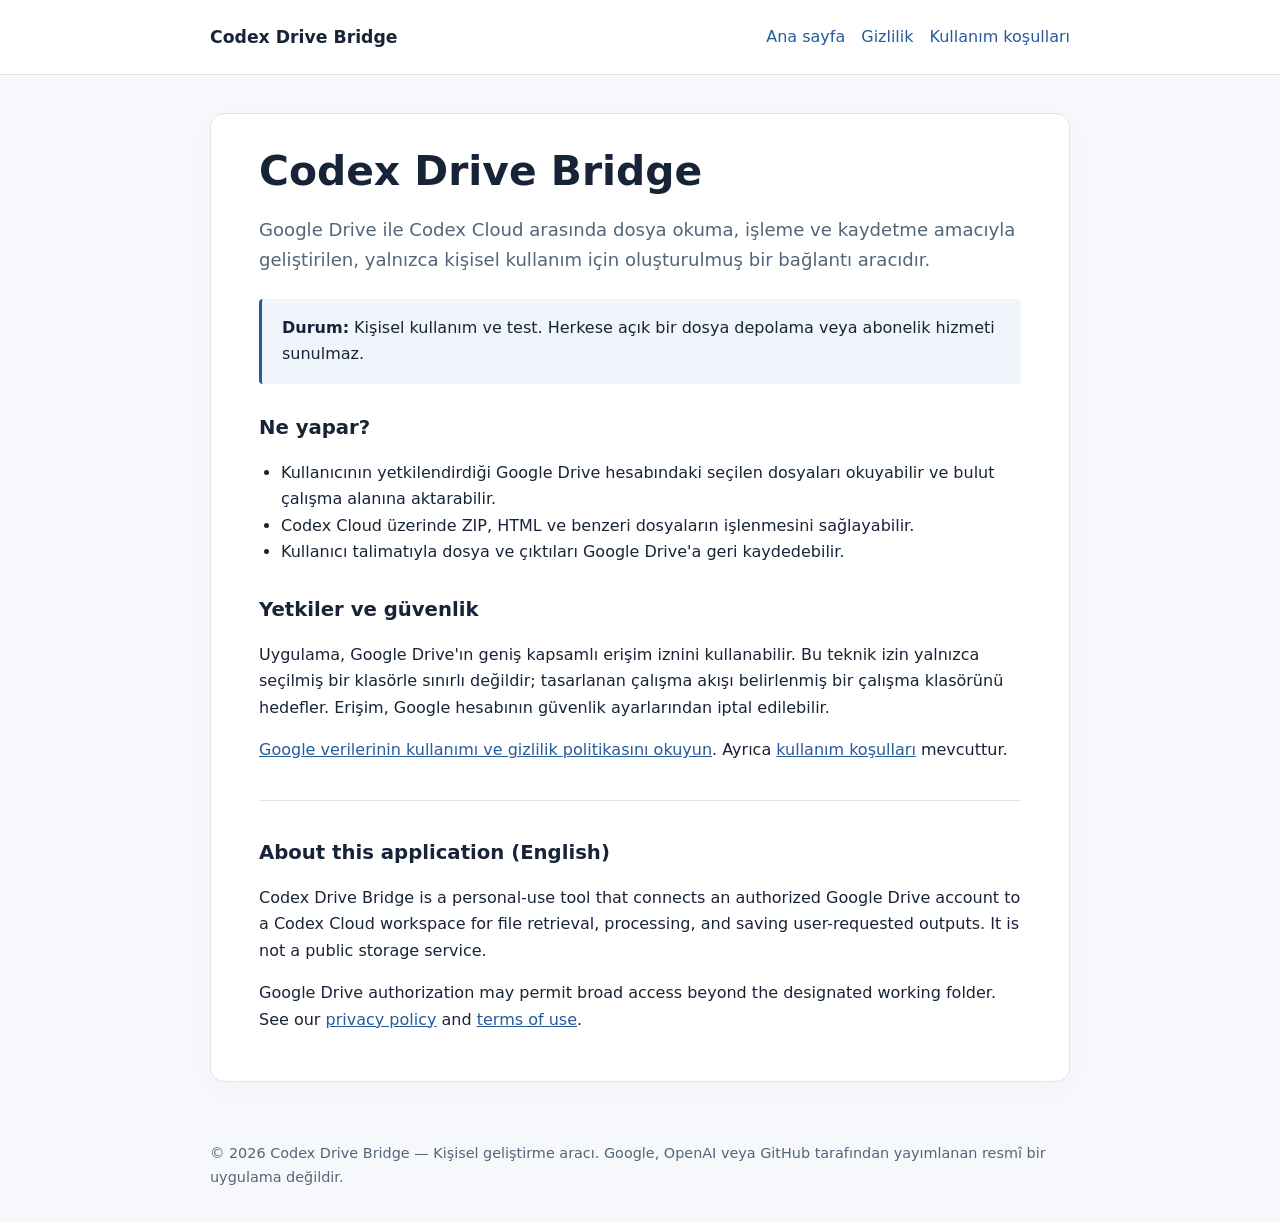
<file: index.html>
<!doctype html>
<html lang="tr">
<head>
<meta charset="utf-8">
<meta name="viewport" content="width=device-width,initial-scale=1">
<meta name="robots" content="index,follow">
<title>Ana sayfa — Codex Drive Bridge</title>
<meta name="description" content="Codex Drive Bridge: bireysel Google Drive ve Codex Cloud dosya aktarım aracı.">
<link rel="stylesheet" href="/styles.css">
</head>
<body>
<header><div class="container"><a class="brand" href="/">Codex Drive Bridge</a><nav aria-label="Site menüsü"><a href="/">Ana sayfa</a><a href="/privacy.html">Gizlilik</a><a href="/terms.html">Kullanım koşulları</a></nav></div></header>
<main class="container"><article>
<h1>Codex Drive Bridge</h1>
<p class="lead">Google Drive ile Codex Cloud arasında dosya okuma, işleme ve kaydetme amacıyla geliştirilen, yalnızca kişisel kullanım için oluşturulmuş bir bağlantı aracıdır.</p>
<div class="notice"><strong>Durum:</strong> Kişisel kullanım ve test. Herkese açık bir dosya depolama veya abonelik hizmeti sunulmaz.</div>
<h2>Ne yapar?</h2>
<ul>
<li>Kullanıcının yetkilendirdiği Google Drive hesabındaki seçilen dosyaları okuyabilir ve bulut çalışma alanına aktarabilir.</li>
<li>Codex Cloud üzerinde ZIP, HTML ve benzeri dosyaların işlenmesini sağlayabilir.</li>
<li>Kullanıcı talimatıyla dosya ve çıktıları Google Drive'a geri kaydedebilir.</li>
</ul>
<h2>Yetkiler ve güvenlik</h2>
<p>Uygulama, Google Drive'ın geniş kapsamlı erişim iznini kullanabilir. Bu teknik izin yalnızca seçilmiş bir klasörle sınırlı değildir; tasarlanan çalışma akışı belirlenmiş bir çalışma klasörünü hedefler. Erişim, Google hesabının güvenlik ayarlarından iptal edilebilir.</p>
<p><a href="/privacy.html">Google verilerinin kullanımı ve gizlilik politikasını okuyun</a>. Ayrıca <a href="/terms.html">kullanım koşulları</a> mevcuttur.</p>
<div class="lang-sep"></div>
<h2 lang="en">About this application (English)</h2>
<p lang="en">Codex Drive Bridge is a personal-use tool that connects an authorized Google Drive account to a Codex Cloud workspace for file retrieval, processing, and saving user-requested outputs. It is not a public storage service.</p>
<p lang="en">Google Drive authorization may permit broad access beyond the designated working folder. See our <a href="/privacy.html">privacy policy</a> and <a href="/terms.html">terms of use</a>.</p>
</article></main><footer class="container">© 2026 Codex Drive Bridge — Kişisel geliştirme aracı. Google, OpenAI veya GitHub tarafından yayımlanan resmî bir uygulama değildir.</footer></body></html>
</file>
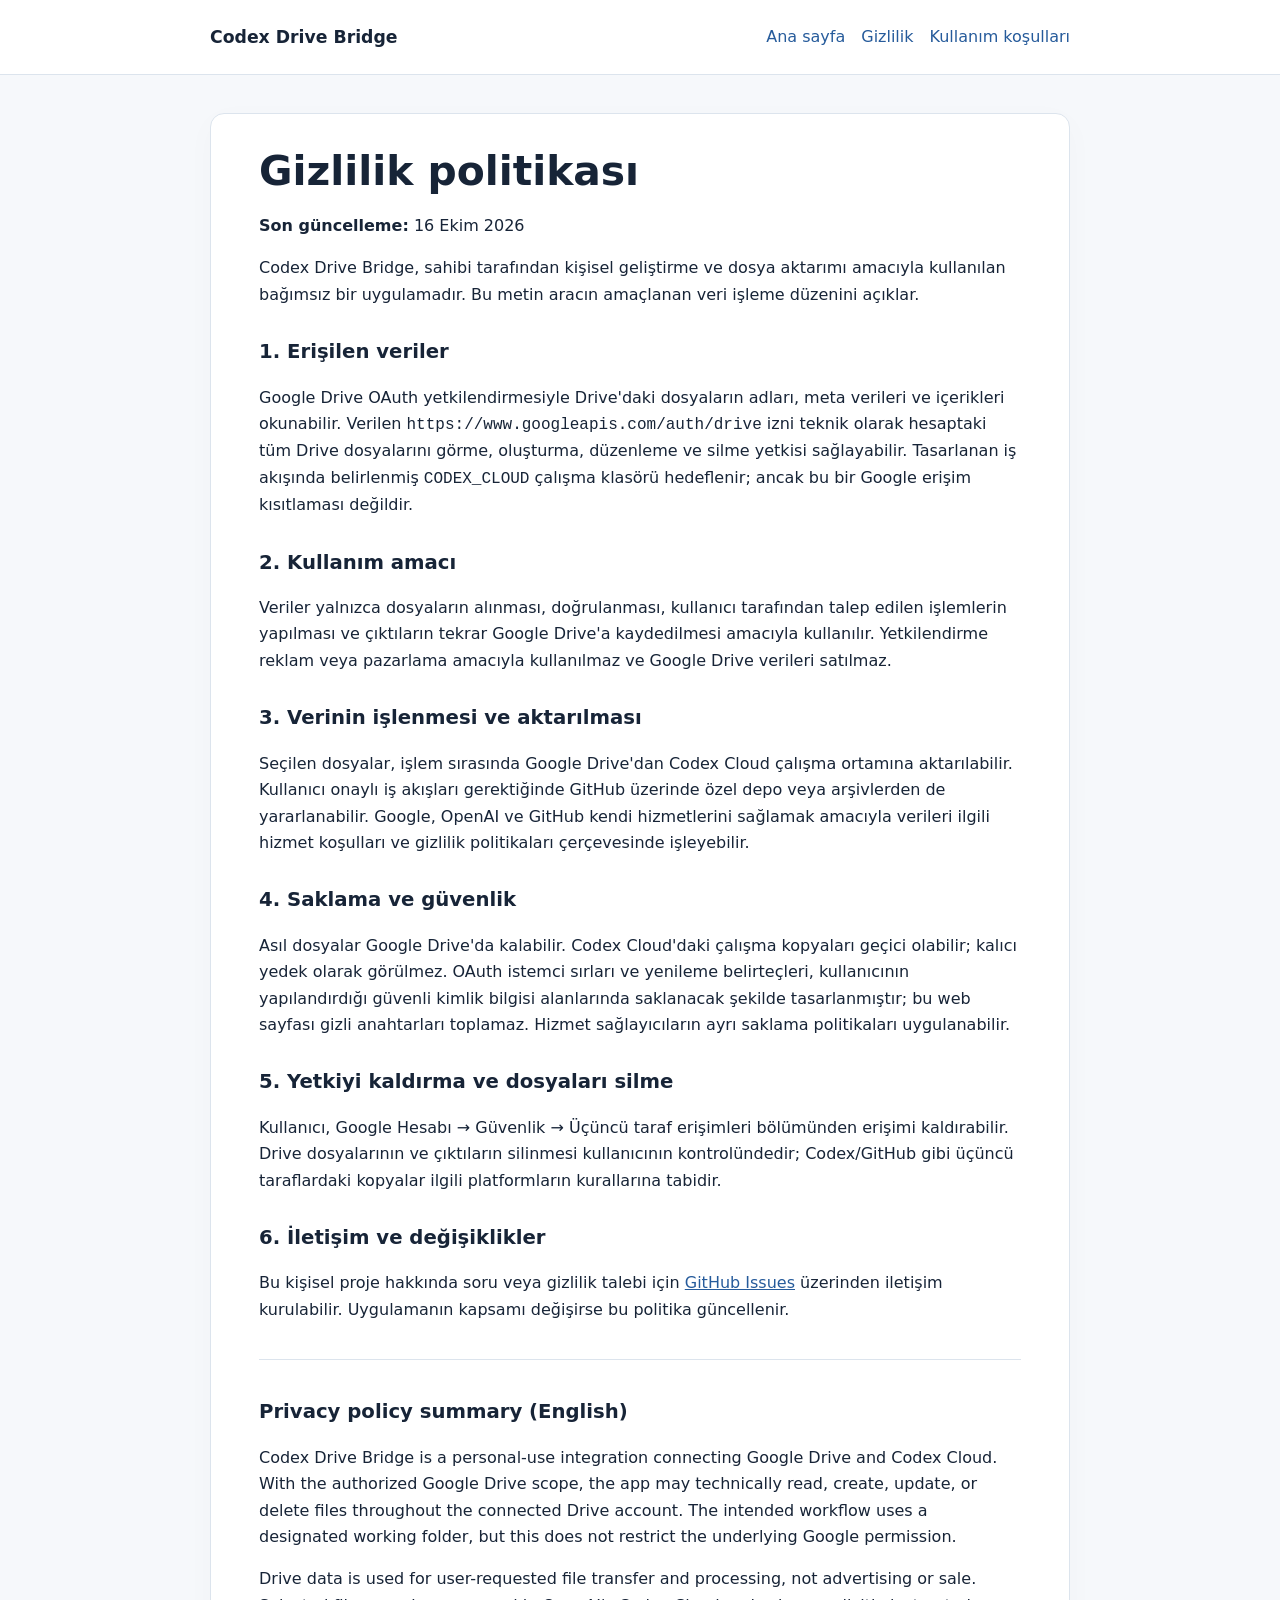
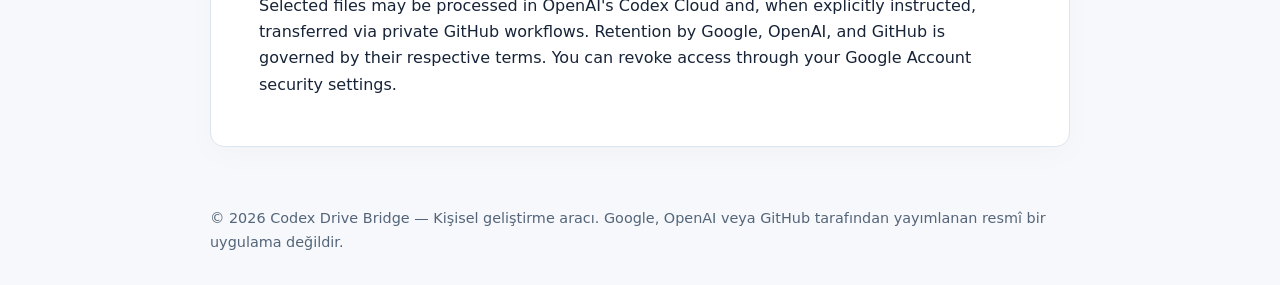
<file: privacy.html>
<!doctype html>
<html lang="tr">
<head>
<meta charset="utf-8">
<meta name="viewport" content="width=device-width,initial-scale=1">
<meta name="robots" content="index,follow">
<title>Gizlilik politikası — Codex Drive Bridge</title>
<meta name="description" content="Codex Drive Bridge: bireysel Google Drive ve Codex Cloud dosya aktarım aracı.">
<link rel="stylesheet" href="/styles.css">
</head>
<body>
<header><div class="container"><a class="brand" href="/">Codex Drive Bridge</a><nav aria-label="Site menüsü"><a href="/">Ana sayfa</a><a href="/privacy.html">Gizlilik</a><a href="/terms.html">Kullanım koşulları</a></nav></div></header>
<main class="container"><article>
<h1>Gizlilik politikası</h1>
<p><strong>Son güncelleme:</strong> 16 Ekim 2026</p>
<p>Codex Drive Bridge, sahibi tarafından kişisel geliştirme ve dosya aktarımı amacıyla kullanılan bağımsız bir uygulamadır. Bu metin aracın amaçlanan veri işleme düzenini açıklar.</p>
<h2>1. Erişilen veriler</h2>
<p>Google Drive OAuth yetkilendirmesiyle Drive'daki dosyaların adları, meta verileri ve içerikleri okunabilir. Verilen <code>https://www.googleapis.com/auth/drive</code> izni teknik olarak hesaptaki tüm Drive dosyalarını görme, oluşturma, düzenleme ve silme yetkisi sağlayabilir. Tasarlanan iş akışında belirlenmiş <code>CODEX_CLOUD</code> çalışma klasörü hedeflenir; ancak bu bir Google erişim kısıtlaması değildir.</p>
<h2>2. Kullanım amacı</h2>
<p>Veriler yalnızca dosyaların alınması, doğrulanması, kullanıcı tarafından talep edilen işlemlerin yapılması ve çıktıların tekrar Google Drive'a kaydedilmesi amacıyla kullanılır. Yetkilendirme reklam veya pazarlama amacıyla kullanılmaz ve Google Drive verileri satılmaz.</p>
<h2>3. Verinin işlenmesi ve aktarılması</h2>
<p>Seçilen dosyalar, işlem sırasında Google Drive'dan Codex Cloud çalışma ortamına aktarılabilir. Kullanıcı onaylı iş akışları gerektiğinde GitHub üzerinde özel depo veya arşivlerden de yararlanabilir. Google, OpenAI ve GitHub kendi hizmetlerini sağlamak amacıyla verileri ilgili hizmet koşulları ve gizlilik politikaları çerçevesinde işleyebilir.</p>
<h2>4. Saklama ve güvenlik</h2>
<p>Asıl dosyalar Google Drive'da kalabilir. Codex Cloud'daki çalışma kopyaları geçici olabilir; kalıcı yedek olarak görülmez. OAuth istemci sırları ve yenileme belirteçleri, kullanıcının yapılandırdığı güvenli kimlik bilgisi alanlarında saklanacak şekilde tasarlanmıştır; bu web sayfası gizli anahtarları toplamaz. Hizmet sağlayıcıların ayrı saklama politikaları uygulanabilir.</p>
<h2>5. Yetkiyi kaldırma ve dosyaları silme</h2>
<p>Kullanıcı, Google Hesabı → Güvenlik → Üçüncü taraf erişimleri bölümünden erişimi kaldırabilir. Drive dosyalarının ve çıktıların silinmesi kullanıcının kontrolündedir; Codex/GitHub gibi üçüncü taraflardaki kopyalar ilgili platformların kurallarına tabidir.</p>
<h2>6. İletişim ve değişiklikler</h2>
<p>Bu kişisel proje hakkında soru veya gizlilik talebi için <a href="https://github.com/albay1234/albay1234.github.io/issues">GitHub Issues</a> üzerinden iletişim kurulabilir. Uygulamanın kapsamı değişirse bu politika güncellenir.</p>
<div class="lang-sep"></div>
<h2 lang="en">Privacy policy summary (English)</h2>
<p lang="en">Codex Drive Bridge is a personal-use integration connecting Google Drive and Codex Cloud. With the authorized Google Drive scope, the app may technically read, create, update, or delete files throughout the connected Drive account. The intended workflow uses a designated working folder, but this does not restrict the underlying Google permission.</p>
<p lang="en">Drive data is used for user-requested file transfer and processing, not advertising or sale. Selected files may be processed in OpenAI's Codex Cloud and, when explicitly instructed, transferred via private GitHub workflows. Retention by Google, OpenAI, and GitHub is governed by their respective terms. You can revoke access through your Google Account security settings.</p>
</article></main><footer class="container">© 2026 Codex Drive Bridge — Kişisel geliştirme aracı. Google, OpenAI veya GitHub tarafından yayımlanan resmî bir uygulama değildir.</footer></body></html>
</file>
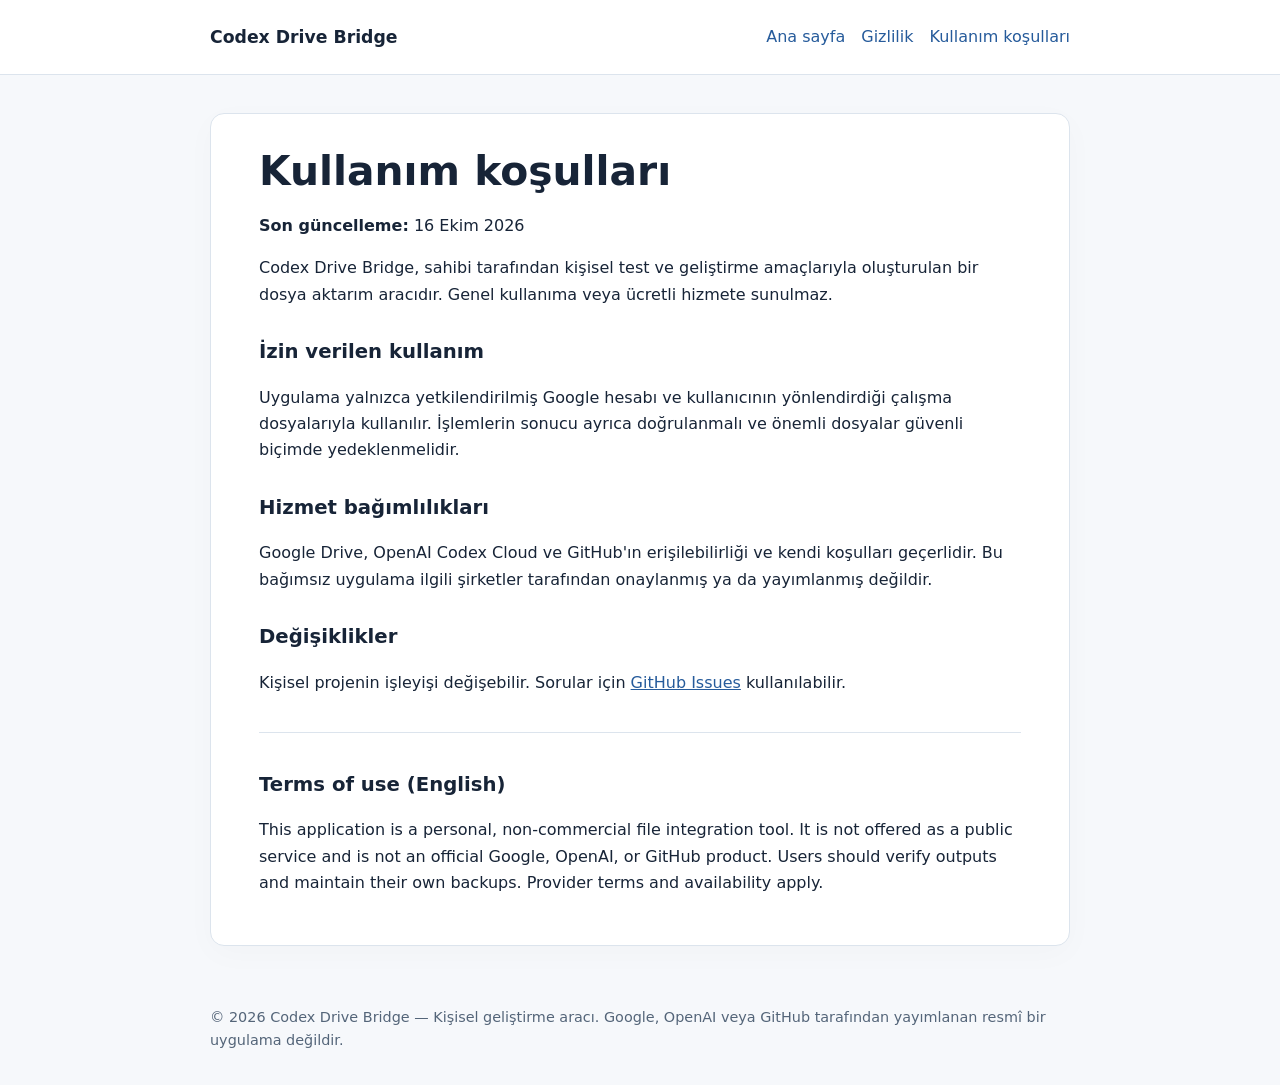
<file: terms.html>
<!doctype html>
<html lang="tr">
<head>
<meta charset="utf-8">
<meta name="viewport" content="width=device-width,initial-scale=1">
<meta name="robots" content="index,follow">
<title>Kullanım koşulları — Codex Drive Bridge</title>
<meta name="description" content="Codex Drive Bridge: bireysel Google Drive ve Codex Cloud dosya aktarım aracı.">
<link rel="stylesheet" href="/styles.css">
</head>
<body>
<header><div class="container"><a class="brand" href="/">Codex Drive Bridge</a><nav aria-label="Site menüsü"><a href="/">Ana sayfa</a><a href="/privacy.html">Gizlilik</a><a href="/terms.html">Kullanım koşulları</a></nav></div></header>
<main class="container"><article>
<h1>Kullanım koşulları</h1>
<p><strong>Son güncelleme:</strong> 16 Ekim 2026</p>
<p>Codex Drive Bridge, sahibi tarafından kişisel test ve geliştirme amaçlarıyla oluşturulan bir dosya aktarım aracıdır. Genel kullanıma veya ücretli hizmete sunulmaz.</p>
<h2>İzin verilen kullanım</h2>
<p>Uygulama yalnızca yetkilendirilmiş Google hesabı ve kullanıcının yönlendirdiği çalışma dosyalarıyla kullanılır. İşlemlerin sonucu ayrıca doğrulanmalı ve önemli dosyalar güvenli biçimde yedeklenmelidir.</p>
<h2>Hizmet bağımlılıkları</h2>
<p>Google Drive, OpenAI Codex Cloud ve GitHub'ın erişilebilirliği ve kendi koşulları geçerlidir. Bu bağımsız uygulama ilgili şirketler tarafından onaylanmış ya da yayımlanmış değildir.</p>
<h2>Değişiklikler</h2>
<p>Kişisel projenin işleyişi değişebilir. Sorular için <a href="https://github.com/albay1234/albay1234.github.io/issues">GitHub Issues</a> kullanılabilir.</p>
<div class="lang-sep"></div>
<h2 lang="en">Terms of use (English)</h2>
<p lang="en">This application is a personal, non-commercial file integration tool. It is not offered as a public service and is not an official Google, OpenAI, or GitHub product. Users should verify outputs and maintain their own backups. Provider terms and availability apply.</p>
</article></main><footer class="container">© 2026 Codex Drive Bridge — Kişisel geliştirme aracı. Google, OpenAI veya GitHub tarafından yayımlanan resmî bir uygulama değildir.</footer></body></html>
</file>
<file: styles.css>
:root{color-scheme:light;--bg:#f6f8fb;--paper:#fff;--ink:#172437;--muted:#546579;--line:#dce4ed;--accent:#265b9b}
*{box-sizing:border-box}html{scroll-behavior:smooth}body{margin:0;background:var(--bg);color:var(--ink);font:16px/1.65 system-ui,-apple-system,BlinkMacSystemFont,"Segoe UI",sans-serif}
.container{width:min(860px,calc(100% - 36px));margin-inline:auto}header{background:var(--paper);border-bottom:1px solid var(--line)}
header .container{min-height:74px;display:flex;justify-content:space-between;align-items:center;gap:24px;flex-wrap:wrap;padding:14px 0}
.brand{font-weight:750;font-size:1.08rem;color:var(--ink);text-decoration:none}nav{display:flex;gap:16px;flex-wrap:wrap}nav a,footer a{color:var(--accent);text-decoration:none}nav a:hover,footer a:hover{text-decoration:underline}
main{padding:38px 0 52px}article{padding:32px clamp(20px,5vw,48px);background:var(--paper);border:1px solid var(--line);border-radius:14px;box-shadow:0 8px 32px rgba(0,0,0,.025)}
h1{font-size:clamp(1.8rem,4vw,2.55rem);line-height:1.25;margin:0 0 14px}h2{font-size:1.23rem;margin:28px 0 8px}p,li{max-width:75ch}ul{padding-left:22px}
.lead{font-size:1.13rem;color:var(--muted)}.notice{padding:16px 20px;background:#f0f5fb;border-left:3px solid var(--accent);border-radius:4px;margin:24px 0}
a{color:var(--accent)}footer{padding:8px 0 32px;color:var(--muted);font-size:.9rem}.lang-sep{height:1px;background:var(--line);margin:36px 0}
@media(max-width:600px){header .container{align-items:flex-start;flex-direction:column;gap:8px}article{padding:22px 18px}main{padding-top:20px}}
</file>
